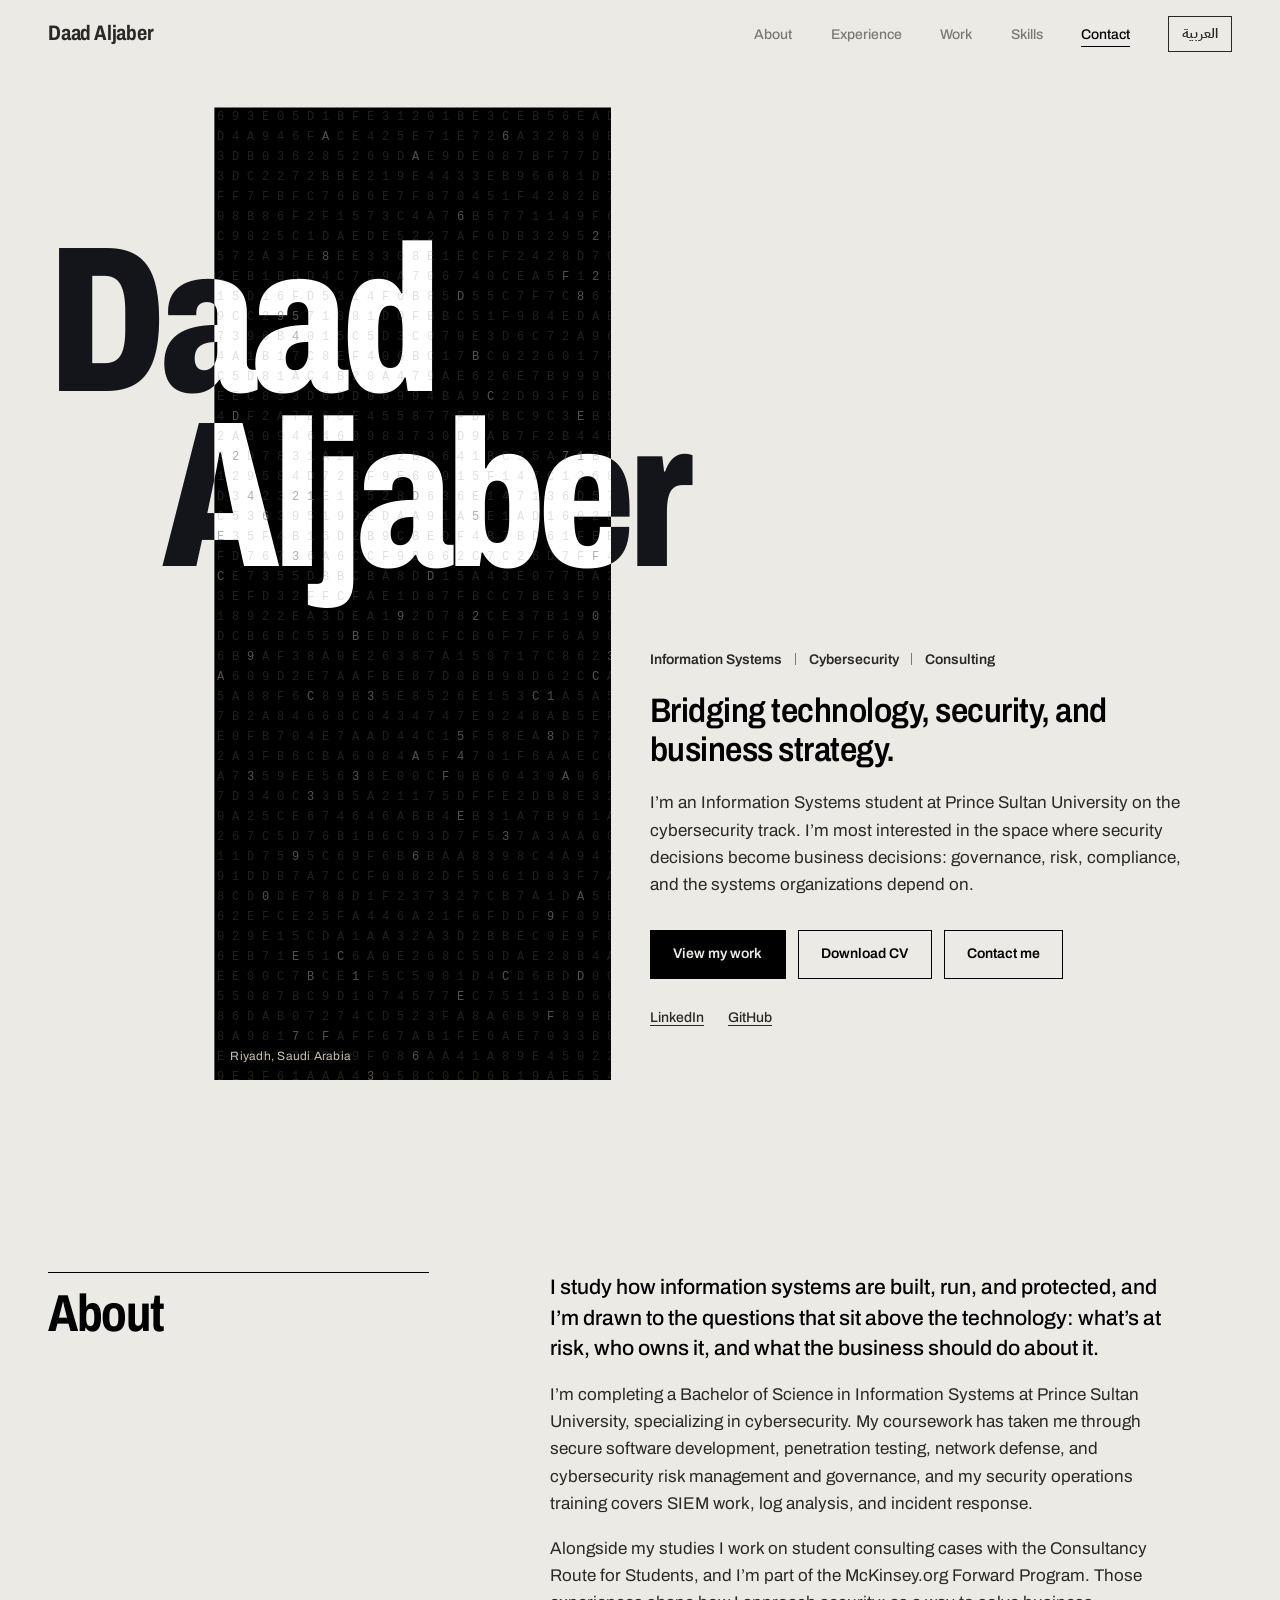
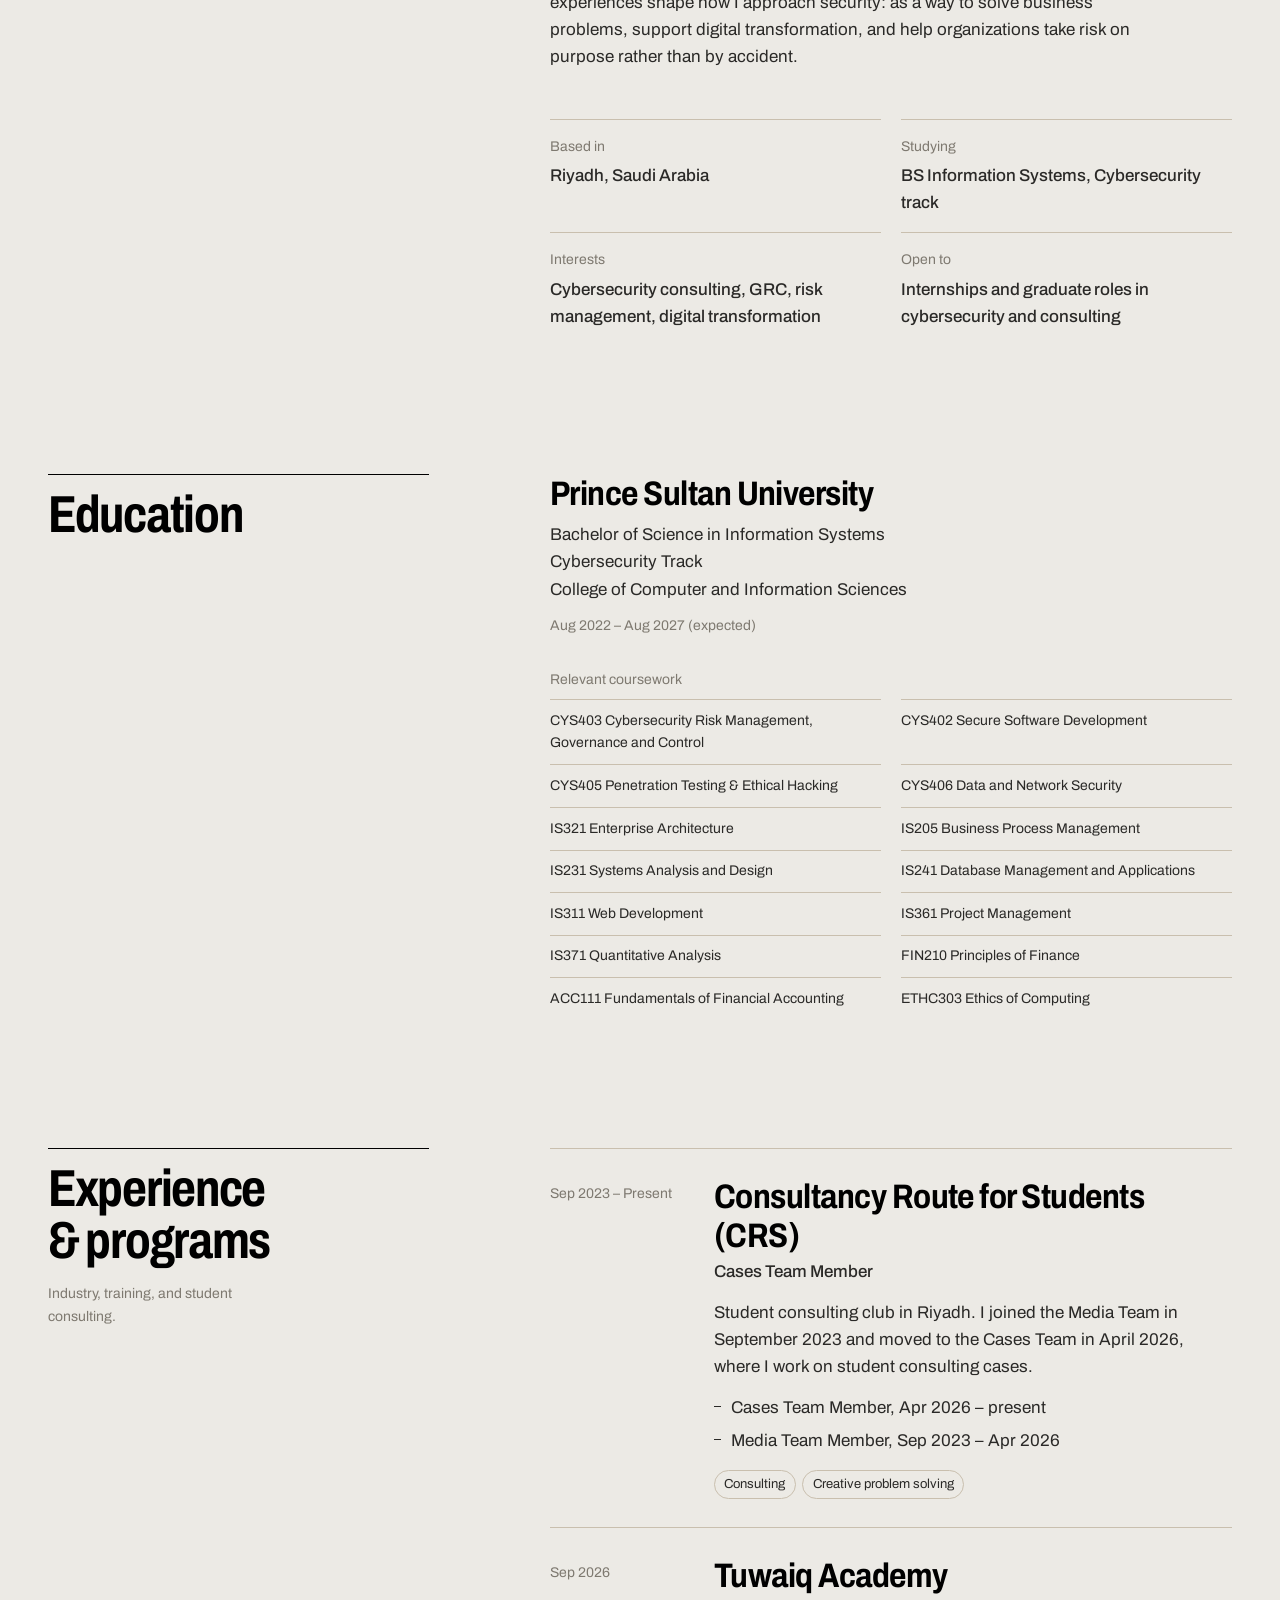
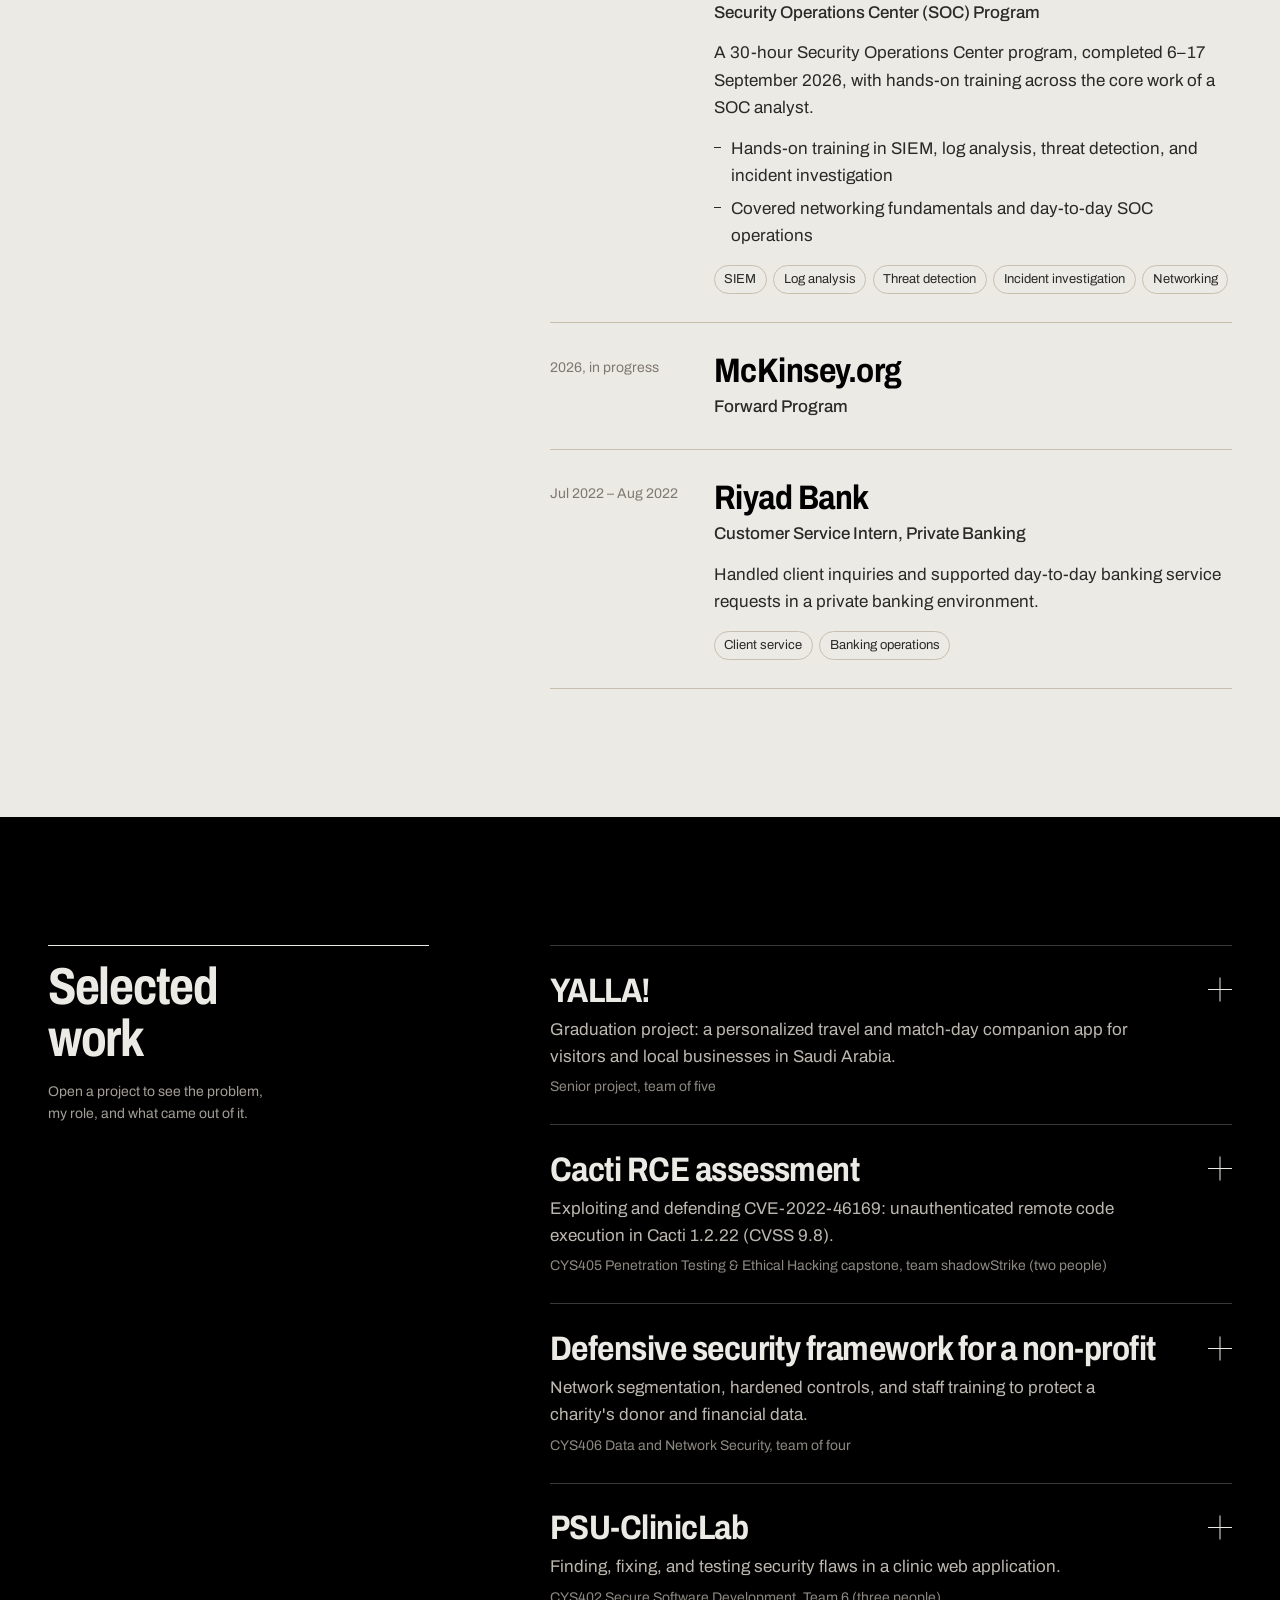
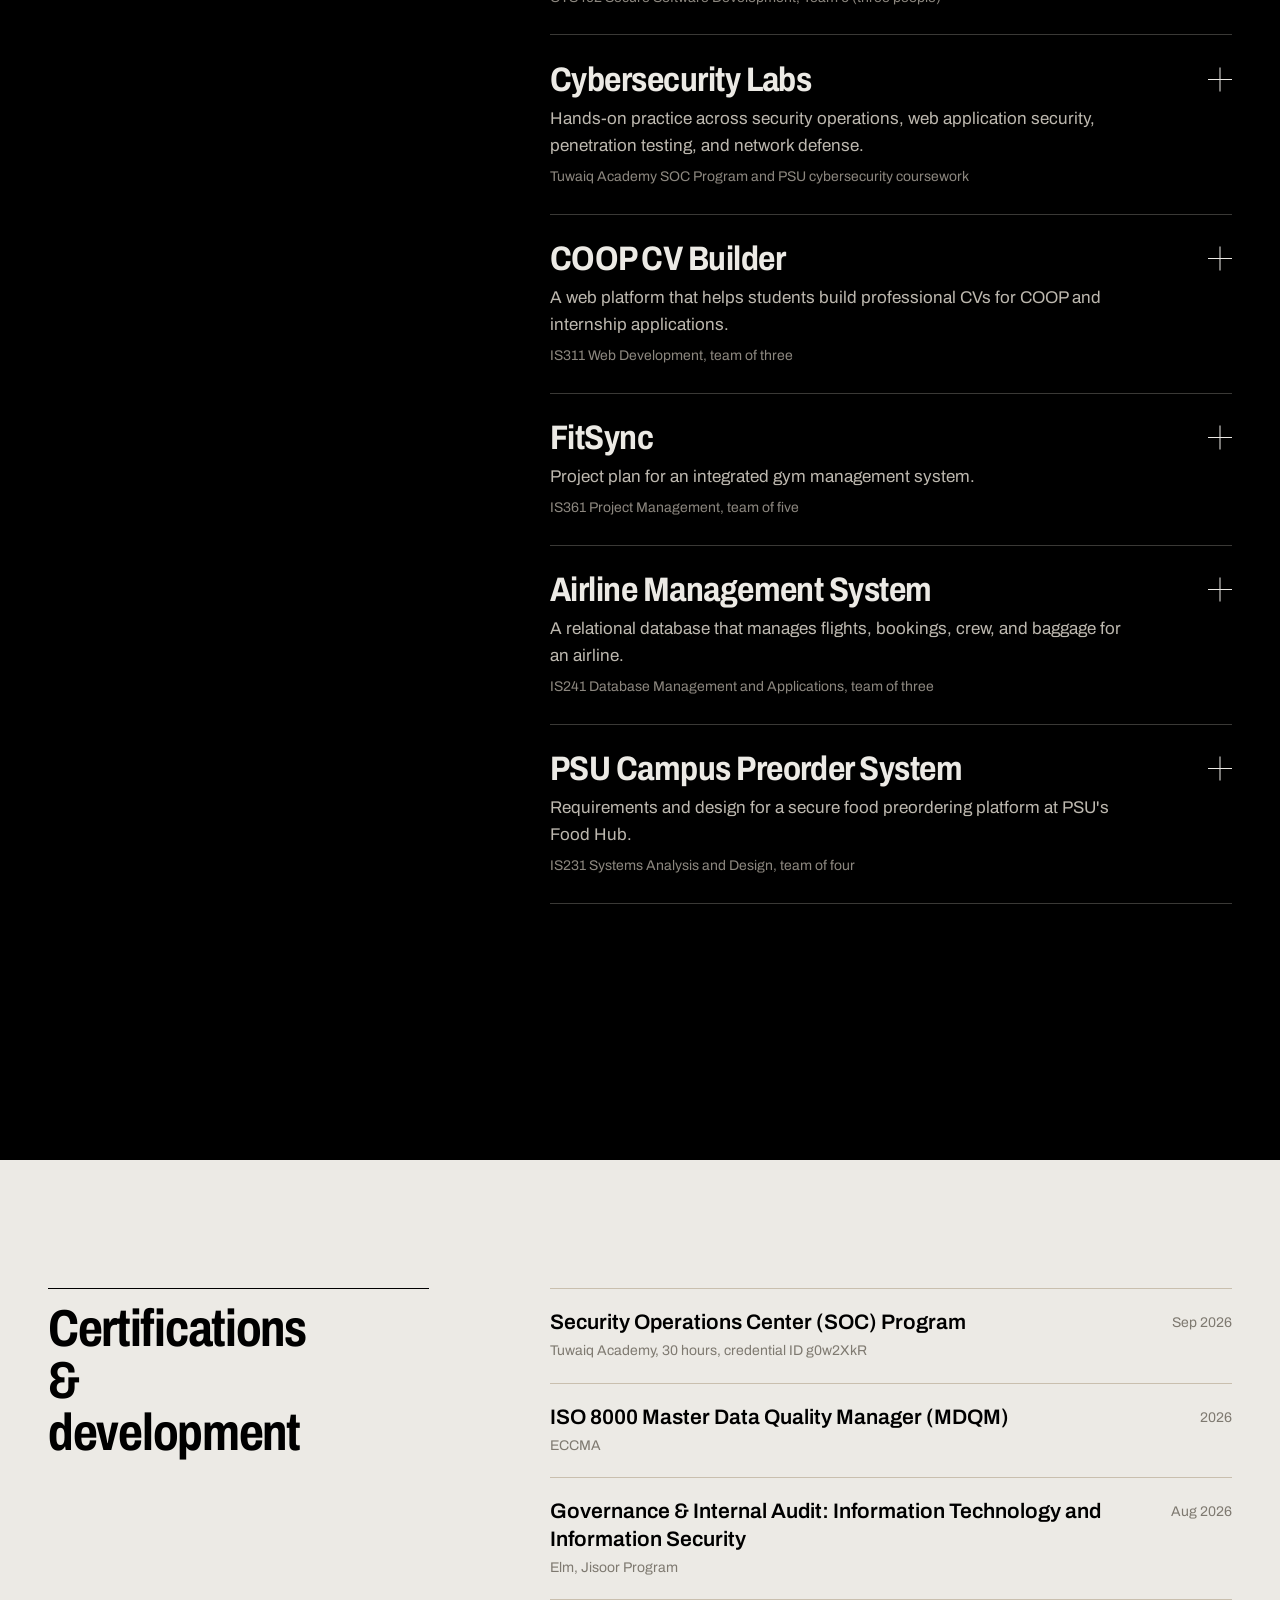
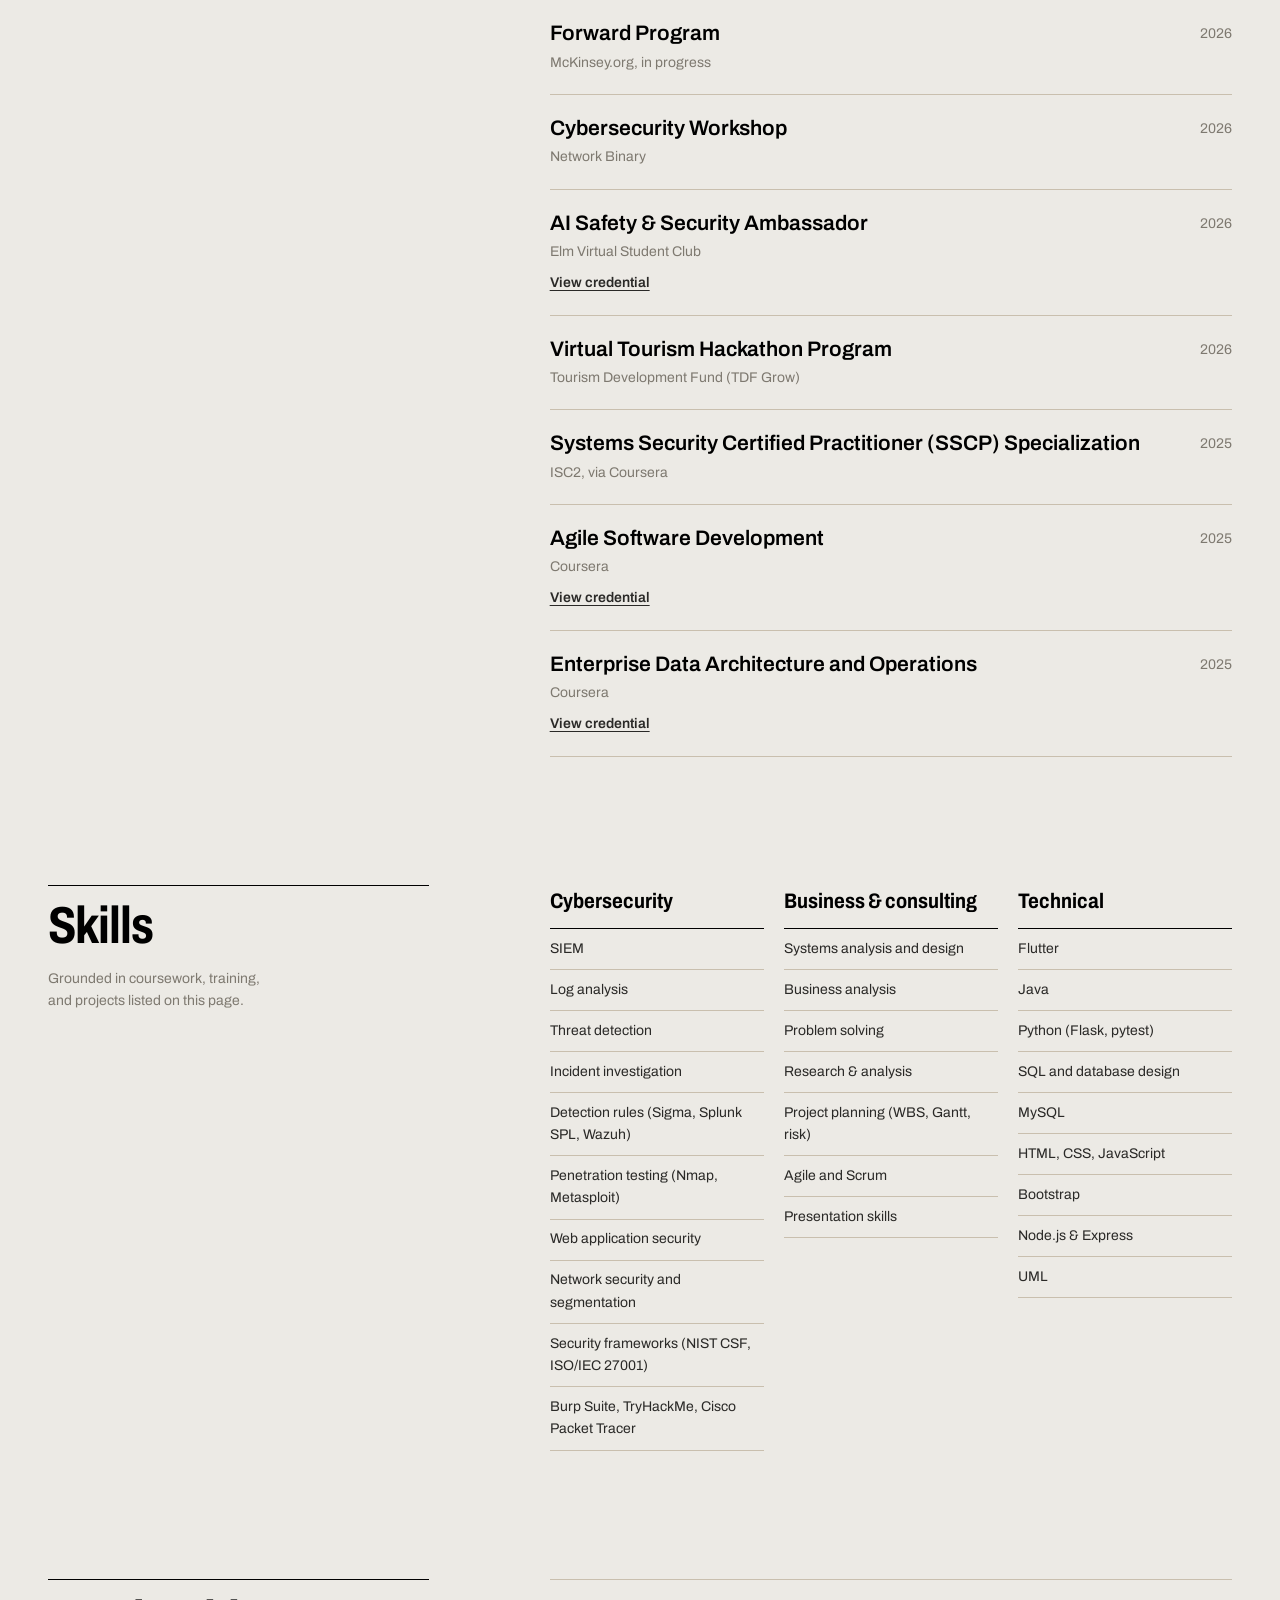
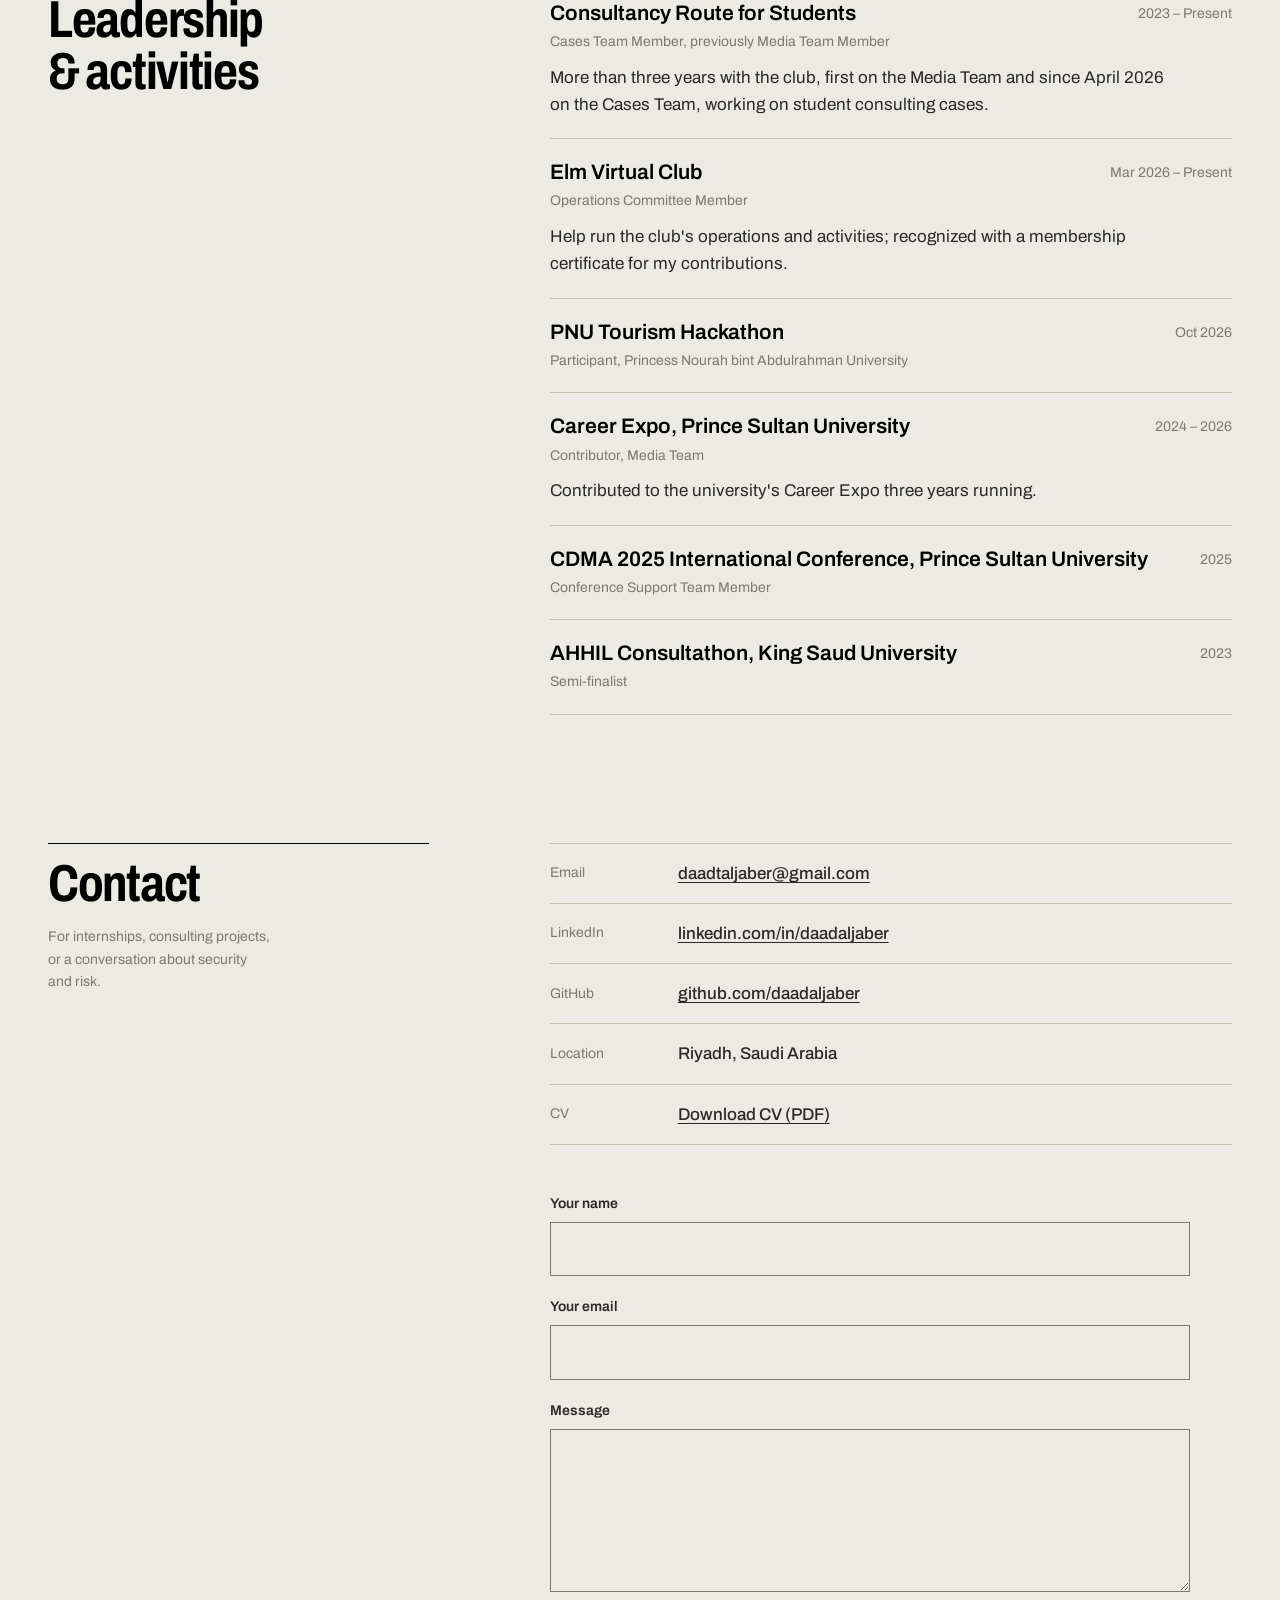
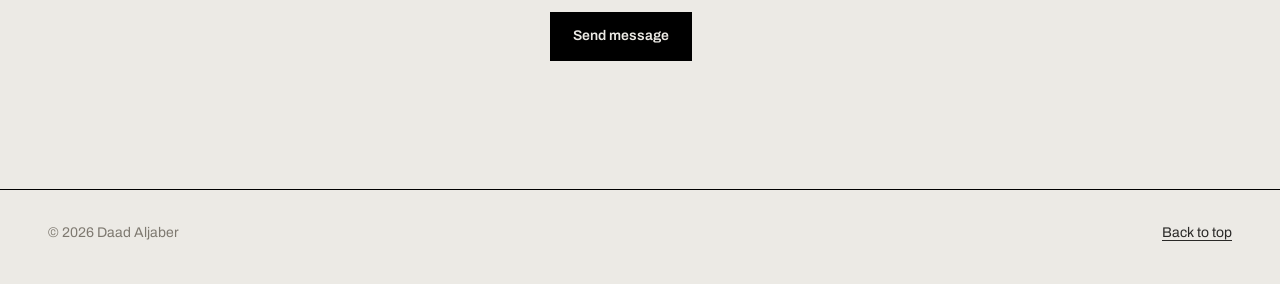
<file: index.html>
<!DOCTYPE html>
<html lang="en" dir="ltr">
<head>
  <meta charset="utf-8">
  <meta name="viewport" content="width=device-width, initial-scale=1">
  <title>Daad Aljaber — Information Systems, Cybersecurity &amp; Consulting</title>
  <meta name="description" content="Daad Aljaber is an Information Systems student at Prince Sultan University specializing in cybersecurity, with a focus on cybersecurity consulting, governance, risk and compliance (GRC), and technology.">
  <meta name="author" content="Daad Aljaber">
  <meta name="theme-color" content="#ECEAE5">
  <link rel="canonical" href="https://daadaljaber.github.io/">

  <!-- Open Graph / social preview -->
  <meta property="og:type" content="website">
  <meta property="og:title" content="Daad Aljaber — Cybersecurity &amp; Consulting">
  <meta property="og:description" content="Bridging technology, security, and business strategy.">
  <meta property="og:url" content="https://daadaljaber.github.io/">
  <meta property="og:image" content="https://daadaljaber.github.io/assets/img/og-image.png">
  <meta property="og:locale" content="en_US">
  <meta property="og:locale:alternate" content="ar_SA">
  <meta name="twitter:card" content="summary_large_image">

  <link rel="icon" href="assets/img/favicon.svg" type="image/svg+xml">

  <link rel="preconnect" href="https://fonts.googleapis.com">
  <link rel="preconnect" href="https://fonts.gstatic.com" crossorigin>
  <link href="https://fonts.googleapis.com/css2?family=Archivo:wdth,wght@62..125,300..900&family=IBM+Plex+Sans+Arabic:wght@400;500;600;700&family=Noto+Kufi+Arabic:wght@500..900&display=swap" rel="stylesheet">

  <link rel="stylesheet" href="assets/css/style.css">

  <script type="application/ld+json">
  {
    "@context": "https://schema.org",
    "@type": "Person",
    "name": "Daad Aljaber",
    "alternateName": "دعد الجابر",
    "url": "https://daadaljaber.github.io/",
    "jobTitle": "Information Systems student, Cybersecurity track",
    "alumniOf": { "@type": "CollegeOrUniversity", "name": "Prince Sultan University" },
    "address": { "@type": "PostalAddress", "addressLocality": "Riyadh", "addressCountry": "SA" },
    "sameAs": ["https://github.com/daadaljaber", "https://www.linkedin.com/in/daadaljaber"]
  }
  </script>

  <!-- Pick the language before the page draws, so Arabic visitors never see a flash of English.
       Order: ?lang= in the address, then the visitor's last choice, then their browser language. -->
  <script>
    (function () {
      var d = document.documentElement, lang = "en";
      try {
        var q = new URLSearchParams(location.search).get("lang");
        var saved = localStorage.getItem("lang");
        if (q === "ar" || q === "en") lang = q;
        else if (saved === "ar" || saved === "en") lang = saved;
        else if ((navigator.language || "").toLowerCase().indexOf("ar") === 0) lang = "ar";
      } catch (e) {}
      d.lang = lang;
      d.dir = lang === "ar" ? "rtl" : "ltr";
      d.classList.add("js");
      if (lang === "ar") {
        d.classList.add("i18n-pending");
        setTimeout(function () { d.classList.remove("i18n-pending"); }, 2000);
      }
    })();
  </script>

  <!-- Content: data.js (experience, projects…) and i18n.js (page text). -->
  <script src="assets/js/data.js" defer></script>
  <script src="assets/js/i18n.js" defer></script>
  <script src="assets/js/main.js" defer></script>
</head>
<body>
  <a class="skip-link" href="#main" data-i18n="skip">Skip to content</a>

  <header class="nav" id="top">
    <div class="nav__inner wrap">
      <a class="nav__brand" href="#top" data-i18n="brand" data-i18n-aria="brand.aria" aria-label="Daad Aljaber, back to top">Daad Aljaber</a>
      <nav class="nav__menu" id="nav-menu" aria-label="Primary">
        <ul>
          <li><a href="#about" data-i18n="nav.about">About</a></li>
          <li><a href="#experience" data-i18n="nav.experience">Experience</a></li>
          <li><a href="#work" data-i18n="nav.work">Work</a></li>
          <li><a href="#skills" data-i18n="nav.skills">Skills</a></li>
          <li><a href="#contact" data-i18n="nav.contact">Contact</a></li>
        </ul>
      </nav>
      <button class="nav__lang" type="button" data-lang-toggle data-i18n="lang.switch" data-i18n-aria="lang.switch.aria" lang="ar" aria-label="اعرض الموقع بالعربية">العربية</button>
      <button class="nav__toggle" type="button" aria-expanded="false" aria-controls="nav-menu">
        <span class="nav__toggle-label" data-i18n="nav.menu">Menu</span>
      </button>
    </div>
  </header>

  <main id="main">
    <!-- HERO -->
    <section class="hero wrap" aria-labelledby="hero-name">
      <div class="hero__block" aria-hidden="true">
        <canvas class="hero__canvas"></canvas>
        <span class="hero__coords" data-i18n="hero.place">Riyadh, Saudi Arabia</span>
      </div>

      <h1 class="hero__name" id="hero-name">
        <span class="hero__line" data-i18n="hero.first">Daad</span>
        <span class="hero__line" data-i18n="hero.last">Aljaber</span>
      </h1>

      <div class="hero__intro">
        <ul class="hero__roles" data-i18n-aria="hero.roles.aria" aria-label="Focus areas">
          <li data-i18n="hero.role1">Information Systems</li>
          <li data-i18n="hero.role2">Cybersecurity</li>
          <li data-i18n="hero.role3">Consulting</li>
        </ul>
        <p class="hero__tagline" data-i18n="hero.tagline">Bridging technology, security, and business strategy.</p>
        <p class="hero__lede" data-i18n="hero.lede">
          I’m an Information Systems student at Prince Sultan University on the cybersecurity track.
          I’m most interested in the space where security decisions become business decisions:
          governance, risk, compliance, and the systems organizations depend on.
        </p>
        <div class="hero__actions">
          <a class="btn btn--solid" href="#work" data-i18n="btn.work">View my work</a>
          <a class="btn btn--line" data-cv-link href="assets/cv/Daad-Aljaber-CV.pdf" download data-i18n="btn.cv">Download CV</a>
          <a class="btn btn--line" href="#contact" data-i18n="btn.contact">Contact me</a>
        </div>
        <ul class="hero__social" data-social></ul>
      </div>
    </section>

    <!-- ABOUT -->
    <section class="section wrap" id="about" aria-labelledby="about-title">
      <header class="section__head">
        <h2 id="about-title" data-i18n="about.title">About</h2>
      </header>
      <div class="section__body about">
        <div class="about__text">
          <p class="about__lead" data-i18n="about.lead">
            I study how information systems are built, run, and protected, and I’m drawn to the questions
            that sit above the technology: what’s at risk, who owns it, and what the business should do about it.
          </p>
          <p data-i18n="about.p1">
            I’m completing a Bachelor of Science in Information Systems at Prince Sultan University, specializing
            in cybersecurity. My coursework has taken me through secure software development, penetration testing,
            network defense, and cybersecurity risk management and governance, and my security operations training
            covers SIEM work, log analysis, and incident response.
          </p>
          <p data-i18n="about.p2">
            Alongside my studies I work on student consulting cases with the Consultancy Route for Students, and I’m
            part of the McKinsey.org Forward Program. Those experiences shape how I approach security: as a way to solve
            business problems, support digital transformation, and help organizations take risk on purpose rather than by accident.
          </p>
        </div>
        <dl class="facts">
          <div><dt data-i18n="fact.based">Based in</dt><dd data-i18n="fact.based.v">Riyadh, Saudi Arabia</dd></div>
          <div><dt data-i18n="fact.study">Studying</dt><dd data-i18n="fact.study.v">BS Information Systems, Cybersecurity track</dd></div>
          <div><dt data-i18n="fact.interests">Interests</dt><dd data-i18n="fact.interests.v">Cybersecurity consulting, GRC, risk management, digital transformation</dd></div>
          <div><dt data-i18n="fact.open">Open to</dt><dd data-i18n="fact.open.v">Internships and graduate roles in cybersecurity and consulting</dd></div>
        </dl>
      </div>
    </section>

    <!-- EDUCATION -->
    <section class="section wrap" id="education" aria-labelledby="education-title">
      <header class="section__head">
        <h2 id="education-title" data-i18n="edu.title">Education</h2>
      </header>
      <div class="section__body" data-render="education"></div>
    </section>

    <!-- EXPERIENCE -->
    <section class="section wrap" id="experience" aria-labelledby="experience-title">
      <header class="section__head">
        <h2 id="experience-title" data-i18n="exp.title">Experience &amp; programs</h2>
        <p data-i18n="exp.desc">Industry, training, and student consulting.</p>
      </header>
      <ol class="section__body timeline" data-render="experience"></ol>
    </section>

    <!-- PROJECTS (dark band) -->
    <section class="band" id="work" aria-labelledby="work-title">
      <div class="section wrap">
        <header class="section__head">
          <h2 id="work-title" data-i18n="work.title">Selected work</h2>
          <p data-i18n="work.desc">Open a project to see the problem, my role, and what came out of it.</p>
        </header>
        <div class="section__body">
          <ul class="projects" data-render="projects"></ul>
        </div>
      </div>
    </section>

    <!-- CERTIFICATIONS -->
    <section class="section wrap" id="certifications" aria-labelledby="cert-title">
      <header class="section__head">
        <h2 id="cert-title" data-i18n="cert.title">Certifications &amp; development</h2>
      </header>
      <ul class="section__body ledger" data-render="certifications"></ul>
    </section>

    <!-- SKILLS -->
    <section class="section wrap" id="skills" aria-labelledby="skills-title">
      <header class="section__head">
        <h2 id="skills-title" data-i18n="skills.title">Skills</h2>
        <p data-i18n="skills.desc">Grounded in coursework, training, and projects listed on this page.</p>
      </header>
      <div class="section__body skills" data-render="skills"></div>
    </section>

    <!-- LEADERSHIP -->
    <section class="section wrap" id="leadership" aria-labelledby="leadership-title">
      <header class="section__head">
        <h2 id="leadership-title" data-i18n="lead.title">Leadership &amp; activities</h2>
      </header>
      <ul class="section__body ledger" data-render="leadership"></ul>
    </section>

    <!-- CONTACT -->
    <section class="section section--contact wrap" id="contact" aria-labelledby="contact-title">
      <header class="section__head">
        <h2 id="contact-title" data-i18n="contact.title">Contact</h2>
        <p data-i18n="contact.desc">For internships, consulting projects, or a conversation about security and risk.</p>
      </header>
      <div class="section__body contact">
        <dl class="contact__list" data-contact></dl>

        <form class="form" id="contact-form" novalidate>
          <div class="form__row">
            <label for="cf-name" data-i18n="form.name">Your name</label>
            <input id="cf-name" name="name" type="text" autocomplete="name" required>
          </div>
          <div class="form__row">
            <label for="cf-email" data-i18n="form.email">Your email</label>
            <input id="cf-email" name="email" type="email" autocomplete="email" dir="ltr" required>
          </div>
          <div class="form__row">
            <label for="cf-message" data-i18n="form.message">Message</label>
            <textarea id="cf-message" name="message" rows="5" dir="auto" required></textarea>
          </div>
          <div class="form__foot">
            <button class="btn btn--solid" type="submit" data-i18n="form.send">Send message</button>
            <p class="form__status" role="status" aria-live="polite"></p>
          </div>
        </form>
      </div>
    </section>
  </main>

  <footer class="footer wrap">
    <p>© <span data-year></span> <span data-i18n="footer.name">Daad Aljaber</span></p>
    <a href="#top" data-i18n="footer.top">Back to top</a>
  </footer>

  <noscript>
    <p class="noscript wrap">Some sections of this site are loaded with JavaScript. Please enable it to see experience, projects, and skills.</p>
  </noscript>
</body>
</html>
</file>
<file: assets/css/style.css>
/* ==========================================================================
   Daad Aljaber — portfolio styles
   Design tokens first; everything else reads from them.
   ========================================================================== */

:root {
  /* Colour */
  --paper:    #ECEAE5;   /* off-white page */
  --paper-2:  #E3DFD7;   /* beige-tinted surface */
  --beige:    #C9BFAE;   /* subtle beige: rules, hex field */
  --stone:    #7E7970;   /* secondary text on paper */
  --charcoal: #2A2927;   /* body text */
  --black:    #000000;   /* blocks, primary buttons */

  /* Type */
  --font: "Archivo", "Helvetica Neue", Arial, sans-serif;
  --font-ar: "IBM Plex Sans Arabic", "Archivo", Tahoma, sans-serif;
  --font-ar-display: "Noto Kufi Arabic", "IBM Plex Sans Arabic", Tahoma, sans-serif;
  --mono: ui-monospace, "SFMono-Regular", Menlo, Consolas, monospace;
  --step--1: 0.875rem;
  --step-0:  1.0625rem;
  --step-1:  1.3125rem;
  --step-2:  clamp(1.5rem, 1.1rem + 1.4vw, 2.125rem);
  --step-3:  clamp(2rem, 1.3rem + 2.6vw, 3.25rem);
  --step-name: clamp(4.25rem, 1rem + 15vw, 14rem);

  /* Layout */
  --wrap: 1280px;
  --gutter: clamp(1.25rem, 4vw, 3rem);
  --nav-h: 4.25rem;
  --section-space: clamp(5rem, 10vw, 9rem);

  --ease: cubic-bezier(.2, .7, .1, 1);
}

/* ---------- Base ---------- */
*, *::before, *::after { box-sizing: border-box; }

html {
  scroll-behavior: smooth;
  scroll-padding-top: var(--nav-h);
  -webkit-text-size-adjust: 100%;
}

body {
  margin: 0;
  background: var(--paper);
  color: var(--charcoal);
  font-family: var(--font);
  font-size: var(--step-0);
  line-height: 1.6;
  font-variation-settings: "wdth" 100;
  -webkit-font-smoothing: antialiased;
  text-rendering: optimizeLegibility;
}

h1, h2, h3, h4, p, ul, ol, dl, dd, figure { margin: 0; }
ul, ol { padding: 0; list-style: none; }
img { display: block; max-width: 100%; height: auto; }
a { color: inherit; text-decoration-thickness: 1px; text-underline-offset: .2em; }
button, input, textarea { font: inherit; color: inherit; }

::selection { background: var(--black); color: var(--paper); }

:focus-visible {
  outline: 2px solid currentColor;
  outline-offset: 3px;
}

.wrap {
  width: 100%;
  max-width: var(--wrap);
  margin-inline: auto;
  padding-inline: var(--gutter);
}

.skip-link {
  position: absolute;
  inset-inline-start: var(--gutter);
  top: -3rem;
  z-index: 100;
  padding: .5rem .875rem;
  background: var(--black);
  color: var(--paper);
  text-decoration: none;
}
.skip-link:focus { top: .75rem; }

/* ---------- Navigation ---------- */
.nav {
  position: sticky;
  top: 0;
  z-index: 50;
  background: color-mix(in srgb, var(--paper) 88%, transparent);
  backdrop-filter: blur(10px);
  -webkit-backdrop-filter: blur(10px);
  border-bottom: 1px solid transparent;
  transition: border-color .3s;
}
.nav.is-scrolled { border-bottom-color: var(--beige); }

.nav__inner {
  height: var(--nav-h);
  display: flex;
  align-items: center;
  justify-content: space-between;
}

.nav__brand {
  font-weight: 700;
  font-variation-settings: "wdth" 80;
  letter-spacing: -.01em;
  text-decoration: none;
  font-size: var(--step-1);
}

.nav__menu { margin-inline-start: auto; }
.nav__menu ul { display: flex; gap: clamp(1.25rem, 3vw, 2.5rem); }

.nav__lang {
  margin-inline-start: clamp(1.25rem, 3vw, 2.5rem);
  padding: .35rem .8rem;
  background: none;
  border: 1px solid var(--charcoal);
  font-size: var(--step--1);
  font-weight: 600;
  cursor: pointer;
  transition: background-color .2s, color .2s;
}
.nav__lang:hover { background: var(--black); color: var(--paper); }
.nav__lang[lang="ar"] { font-family: var(--font-ar); }
.nav__lang[lang="en"] { font-family: var(--font); }
.nav__menu a {
  text-decoration: none;
  font-size: var(--step--1);
  font-weight: 500;
  color: var(--stone);
  transition: color .2s;
  padding-block: .25rem;
  border-bottom: 1px solid transparent;
}
.nav__menu a:hover,
.nav__menu a[aria-current="true"] { color: var(--black); border-bottom-color: var(--black); }

.nav__toggle {
  display: none;
  background: none;
  border: 1px solid var(--charcoal);
  padding: .4rem .9rem;
  font-size: var(--step--1);
  font-weight: 600;
  cursor: pointer;
}

@media (max-width: 760px) {
  .nav__toggle { display: inline-block; margin-inline-start: .6rem; }
  .nav__lang { margin-inline-start: auto; }
  .nav__menu {
    position: absolute;
    inset: var(--nav-h) 0 auto 0;
    background: var(--paper);
    border-bottom: 1px solid var(--beige);
    display: none;
  }
  .nav__menu.is-open { display: block; }
  .nav__menu ul {
    flex-direction: column;
    gap: 0;
    padding: .5rem var(--gutter) 1.25rem;
  }
  .nav__menu a {
    display: block;
    padding-block: .8rem;
    font-size: var(--step-1);
    color: var(--charcoal);
    border-bottom: 1px solid var(--paper-2);
  }
}

/* ---------- Buttons ---------- */
.btn {
  display: inline-flex;
  align-items: center;
  justify-content: center;
  min-height: 3rem;
  padding: .75rem 1.4rem;
  font-size: var(--step--1);
  font-weight: 600;
  text-decoration: none;
  border: 1px solid var(--black);
  cursor: pointer;
  transition: background-color .2s, color .2s;
}
.btn--solid { background: var(--black); color: var(--paper); }
.btn--solid:hover { background: var(--charcoal); }
.btn--line { background: transparent; color: var(--black); }
.btn--line:hover { background: var(--black); color: var(--paper); }

/* ==========================================================================
   Hero — the one bold moment: a black field of shifting bytes
   that the name crosses, inverting where it overlaps.
   ========================================================================== */
.hero {
  position: relative;
  isolation: isolate;
  background: var(--paper);    /* gives the blend mode a backdrop inside the isolated group */
  display: grid;
  grid-template-columns: repeat(12, minmax(0, 1fr));
  column-gap: 1.25rem;
  padding-top: clamp(2.5rem, 7vw, 6rem);
  padding-bottom: clamp(4rem, 9vw, 8rem);
  min-height: calc(100svh - var(--nav-h));
  align-content: start;
}

.hero__block {
  position: absolute;
  z-index: 0;
  top: clamp(1rem, 3vw, 2.5rem);
  bottom: clamp(2rem, 5vw, 4rem);
  inset-inline-start: calc(var(--gutter) + 13%);
  width: 31%;
  background: var(--black);
  overflow: hidden;
}

.hero__canvas { display: block; width: 100%; height: 100%; }

.hero__coords {
  position: absolute;
  inset-inline-start: 1rem;
  bottom: .85rem;
  font-size: .75rem;
  color: var(--beige);
  letter-spacing: .02em;
}

.hero__name {
  grid-column: 1 / -1;
  position: relative;
  z-index: 1;
  color: #fff;
  mix-blend-mode: difference;   /* black on paper, white on the block */
  font-size: var(--step-name);
  font-weight: 800;
  font-variation-settings: "wdth" 72;
  line-height: .84;
  letter-spacing: -.035em;
  margin-top: clamp(2rem, 6vw, 5rem);
}
.hero__line { display: block; }
.hero__line + .hero__line { padding-inline-start: .55em; }

.hero__intro {
  grid-column: 7 / -1;
  position: relative;
  z-index: 1;
  margin-top: clamp(2.5rem, 5vw, 4rem);
  max-width: 34rem;
}

.hero__roles {
  display: flex;
  flex-wrap: wrap;
  font-size: var(--step--1);
  font-weight: 600;
  color: var(--charcoal);
}
.hero__roles li + li::before {
  content: "";
  display: inline-block;
  width: 1px;
  height: .9em;
  margin-inline: .8rem;
  background: var(--stone);
  vertical-align: -.1em;
}

.hero__tagline {
  margin-top: 1.25rem;
  font-size: var(--step-2);
  font-weight: 600;
  font-variation-settings: "wdth" 88;
  line-height: 1.15;
  letter-spacing: -.015em;
  color: var(--black);
}

.hero__lede {
  margin-top: 1.25rem;
  color: var(--charcoal);
  max-width: 62ch;
}

.hero__actions {
  display: flex;
  flex-wrap: wrap;
  gap: .75rem;
  margin-top: 2rem;
}

.hero__social {
  display: flex;
  gap: 1.5rem;
  margin-top: 1.75rem;
  font-size: var(--step--1);
  font-weight: 500;
}

/* Load sequence — runs once */
@media (prefers-reduced-motion: no-preference) {
  .js .hero__line { opacity: 0; transform: translateY(.18em); }
  .js .hero__block { clip-path: inset(0 0 100% 0); }
  .js .hero__intro { opacity: 0; }
  .js.is-loaded .hero__block { clip-path: inset(0); transition: clip-path 1.1s var(--ease); }
  .js.is-loaded .hero__line { opacity: 1; transform: none; transition: opacity .9s var(--ease) .35s, transform .9s var(--ease) .35s; }
  .js.is-loaded .hero__line + .hero__line { transition-delay: .5s; }
  .js.is-loaded .hero__intro { opacity: 1; transition: opacity .9s ease .9s; }
}

@media (max-width: 900px) {
  .hero__intro { grid-column: 5 / -1; }
  .hero__block { width: 36%; inset-inline-start: calc(var(--gutter) + 10%); }
}

@media (max-width: 640px) {
  .hero { min-height: auto; }
  .hero__block {
    inset-inline-start: auto;
    inset-inline-end: var(--gutter);
    width: 58%;
    top: 1rem;
    bottom: auto;
    height: calc(var(--step-name) * 2.1);
  }
  .hero__intro { grid-column: 1 / -1; margin-top: 3rem; }
  .hero__line + .hero__line { padding-inline-start: 0; }
  .hero__coords { display: none; }
  .hero__roles li + li::before { margin-inline: .55rem; }
  .hero__roles { font-size: .8125rem; }
}

/* ==========================================================================
   Sections — title column on the left (sticky on desktop), content right
   ========================================================================== */
.section {
  display: grid;
  grid-template-columns: repeat(12, minmax(0, 1fr));
  column-gap: 1.25rem;
  row-gap: 2rem;
  padding-block: var(--section-space) 0;
}
.section:last-of-type { padding-bottom: var(--section-space); }

.section__head {
  grid-column: 1 / span 4;
  align-self: start;
  position: sticky;
  top: calc(var(--nav-h) + 1.5rem);
  padding-top: .9rem;
  border-top: 1px solid var(--black);
}
.section__head h2 {
  font-size: var(--step-3);
  font-weight: 700;
  font-variation-settings: "wdth" 78;
  line-height: 1;
  letter-spacing: -.025em;
  color: var(--black);
  max-width: 10ch;
}
.section__head p {
  margin-top: 1rem;
  color: var(--stone);
  font-size: var(--step--1);
  max-width: 28ch;
}

.section__body {
  grid-column: 6 / -1;
  min-width: 0;
}

@media (max-width: 900px) {
  .section__head, .section__body { grid-column: 1 / -1; }
  .section__head { position: static; }
  .section__head h2 { max-width: none; }
}

/* ---------- About ---------- */
.about__text p + p { margin-top: 1.1rem; }
.about__text { max-width: 62ch; }
.about__lead {
  font-size: var(--step-1);
  line-height: 1.45;
  color: var(--black);
  font-weight: 500;
}

.facts {
  margin-top: 3rem;
  display: grid;
  grid-template-columns: repeat(2, minmax(0, 1fr));
  gap: 0 1.25rem;
}
.facts > div { padding-block: 1rem; border-top: 1px solid var(--beige); }
.facts dt { font-size: var(--step--1); color: var(--stone); }
.facts dd { margin-top: .25rem; font-weight: 500; }

@media (max-width: 560px) { .facts { grid-template-columns: 1fr; } }

/* ---------- Education ---------- */
.edu__school {
  font-size: var(--step-2);
  font-weight: 700;
  font-variation-settings: "wdth" 85;
  line-height: 1.15;
  letter-spacing: -.015em;
  color: var(--black);
}
.edu__meta { margin-top: .5rem; color: var(--charcoal); }
.edu__meta span { display: block; }
.edu__dates { margin-top: .75rem; font-size: var(--step--1); color: var(--stone); }
.edu__course-title { margin-top: 2rem; font-size: var(--step--1); color: var(--stone); }
.edu__courses {
  margin-top: .5rem;
  display: grid;
  grid-template-columns: repeat(2, minmax(0, 1fr));
  gap: 0 1.25rem;
}
.edu__courses li { padding-block: .6rem; border-top: 1px solid var(--beige); font-size: var(--step--1); }
.edu + .edu { margin-top: 3rem; }
@media (max-width: 560px) { .edu__courses { grid-template-columns: 1fr; } }

/* ---------- Experience timeline ---------- */
.timeline > li {
  display: grid;
  grid-template-columns: 9rem minmax(0, 1fr);
  gap: 1.25rem;
  padding-block: 1.75rem;
  border-top: 1px solid var(--beige);
}
.timeline > li:last-child { border-bottom: 1px solid var(--beige); }
.timeline__dates { font-size: var(--step--1); color: var(--stone); padding-top: .35rem; }
.timeline__org {
  font-size: var(--step-2);
  font-weight: 700;
  font-variation-settings: "wdth" 85;
  line-height: 1.15;
  letter-spacing: -.015em;
  color: var(--black);
}
.timeline__role { margin-top: .2rem; font-weight: 500; }
.timeline__desc { margin-top: .85rem; max-width: 62ch; }
.timeline__list { margin-top: .85rem; }
.timeline__list li { position: relative; padding-inline-start: 1.1rem; max-width: 62ch; }
.timeline__list li + li { margin-top: .35rem; }
.timeline__list li::before {
  content: "";
  position: absolute;
  inset-inline-start: 0; top: .72em;
  width: .45rem; height: 1px;
  background: var(--charcoal);
}

@media (max-width: 560px) {
  .timeline > li { grid-template-columns: 1fr; gap: .25rem; }
  .timeline__dates { padding-top: 0; order: -1; }
}

/* Skill tags (shared) */
.tags { display: flex; flex-wrap: wrap; gap: .4rem; margin-top: 1rem; }
.tags li {
  font-size: .8125rem;
  padding: .2rem .6rem;
  border: 1px solid var(--beige);
  color: var(--charcoal);
  border-radius: 2rem;
}

/* ==========================================================================
   Projects — dark band, expandable rows
   ========================================================================== */
.band {
  background: var(--black);
  color: var(--paper);
  margin-top: var(--section-space);
  padding-bottom: var(--section-space);
}
.band .section { padding-top: var(--section-space); }
.band .section__head { border-top-color: var(--paper); }
.band .section__head h2 { color: var(--paper); }
.band .section__head p { color: #A39E95; }
.band .tags li { border-color: #4A4844; color: #D8D4CC; }
.band :focus-visible { outline-color: var(--paper); }

.projects > li { border-top: 1px solid #3A3936; }
.projects > li:last-child { border-bottom: 1px solid #3A3936; }

.project__toggle {
  width: 100%;
  display: grid;
  grid-template-columns: minmax(0, 1fr) auto;
  gap: 1.5rem;
  align-items: start;
  padding: 1.6rem 0;
  background: none;
  border: 0;
  text-align: start;
  cursor: pointer;
  color: var(--paper);
}
.project__title {
  display: block;
  font-size: var(--step-2);
  font-weight: 700;
  font-variation-settings: "wdth" 85;
  line-height: 1.1;
  letter-spacing: -.015em;
}
.project__summary { display: block; margin-top: .4rem; color: #BDB8AF; max-width: 58ch; }
.project__context { display: block; margin-top: .4rem; font-size: var(--step--1); color: #8C877F; }

/* plus / minus indicator drawn with two lines */
.project__icon {
  position: relative;
  width: 1.5rem; height: 1.5rem;
  margin-top: .35rem;
  flex: none;
}
.project__icon::before,
.project__icon::after {
  content: "";
  position: absolute;
  left: 0; right: 0; top: 50%;
  height: 1px;
  background: currentColor;
  transition: transform .35s var(--ease);
}
.project__icon::after { transform: rotate(90deg); }
.project__toggle[aria-expanded="true"] .project__icon::after { transform: rotate(0deg); }

.project__toggle:hover .project__title { text-decoration: underline; text-decoration-thickness: 1px; text-underline-offset: .15em; }

/* Expanding panel: animate grid row from 0fr to 1fr */
.project__panel {
  display: grid;
  grid-template-rows: 0fr;
  transition: grid-template-rows .45s var(--ease);
}
.project__panel[data-open="true"] { grid-template-rows: 1fr; }
.project__panel > .project__inner { overflow: hidden; min-height: 0; }
.project__panel:not([data-open="true"]) .project__inner { visibility: hidden; transition: visibility 0s .45s; }

.project__grid {
  display: grid;
  grid-template-columns: minmax(0, 5fr) minmax(0, 6fr);
  gap: 2rem;
  padding-bottom: 2.25rem;
}
.project__figure { background: #1A1917; aspect-ratio: 4 / 3; overflow: hidden; }
.project__figure img { width: 100%; height: 100%; object-fit: cover; }

.project__details > div + div { margin-top: 1.25rem; }
.project__details dt { font-size: var(--step--1); color: #8C877F; }
.project__details dd { margin-top: .3rem; color: #E5E1DA; max-width: 60ch; }
.project__details ul:not(.tags) li { position: relative; padding-inline-start: 1.1rem; }
.project__details ul:not(.tags) li + li { margin-top: .3rem; }
.project__details ul:not(.tags) li::before {
  content: "";
  position: absolute;
  inset-inline-start: 0; top: .72em;
  width: .45rem; height: 1px;
  background: #8C877F;
}
.project__details .tags { margin-top: .4rem; }
.project__link { display: inline-block; margin-top: 1.5rem; font-weight: 600; color: var(--paper); }

@media (max-width: 760px) {
  .project__grid { grid-template-columns: 1fr; }
}

@media (prefers-reduced-motion: reduce) {
  .project__panel, .project__icon::before, .project__icon::after { transition: none; }
  html { scroll-behavior: auto; }
}

/* ---------- Ledger (certifications, leadership) ---------- */
.ledger > li {
  display: grid;
  grid-template-columns: minmax(0, 1fr) auto;
  gap: .25rem 1.5rem;
  padding-block: 1.25rem;
  border-top: 1px solid var(--beige);
}
.ledger > li:last-child { border-bottom: 1px solid var(--beige); }
.ledger__name { font-weight: 600; color: var(--black); font-size: var(--step-1); line-height: 1.3; }
.ledger__sub { grid-column: 1; color: var(--stone); font-size: var(--step--1); }
.ledger__date { grid-column: 2; grid-row: 1; font-size: var(--step--1); color: var(--stone); padding-top: .2rem; }
.ledger__desc { grid-column: 1 / -1; margin-top: .4rem; max-width: 62ch; }
.ledger__link { grid-column: 1 / -1; font-size: var(--step--1); font-weight: 600; margin-top: .3rem; }

/* ---------- Skills ---------- */
.skills {
  display: grid;
  grid-template-columns: repeat(3, minmax(0, 1fr));
  gap: 2rem 1.25rem;
}
.skills__group h3 {
  font-size: var(--step-1);
  font-weight: 700;
  font-variation-settings: "wdth" 85;
  color: var(--black);
  padding-bottom: .6rem;
  border-bottom: 1px solid var(--black);
}
.skills__group li { padding-block: .55rem; border-bottom: 1px solid var(--beige); font-size: var(--step--1); }

@media (max-width: 760px) { .skills { grid-template-columns: 1fr; } }

/* ---------- Contact ---------- */
.contact { display: grid; gap: 3rem; }
.contact__list > div {
  display: grid;
  grid-template-columns: 7rem minmax(0, 1fr);
  gap: 1rem;
  padding-block: 1rem;
  border-top: 1px solid var(--beige);
}
.contact__list > div:last-child { border-bottom: 1px solid var(--beige); }
.contact__list dt { color: var(--stone); font-size: var(--step--1); padding-top: .15rem; }
.contact__list dd { font-weight: 500; overflow-wrap: anywhere; }

.form { display: grid; gap: 1.25rem; max-width: 40rem; }
.form__row { display: grid; gap: .4rem; }
.form label { font-size: var(--step--1); font-weight: 600; }
.form input,
.form textarea {
  width: 100%;
  padding: .8rem .9rem;
  background: transparent;
  border: 1px solid var(--stone);
  border-radius: 0;
  transition: border-color .2s, background-color .2s;
}
.form textarea { resize: vertical; min-height: 8rem; }
.form input:focus,
.form textarea:focus { outline: none; border-color: var(--black); background: #F4F2EE; box-shadow: 0 0 0 1px var(--black); }
.form [aria-invalid="true"] { border-color: #8E2B20; }
.form__foot { display: flex; flex-wrap: wrap; align-items: center; gap: 1rem 1.5rem; }
.form__status { font-size: var(--step--1); color: var(--charcoal); }
.form__status.is-error { color: #8E2B20; }

/* ---------- Footer ---------- */
.footer {
  display: flex;
  justify-content: space-between;
  gap: 1rem;
  padding-block: 2rem 2.5rem;
  border-top: 1px solid var(--black);
  font-size: var(--step--1);
  color: var(--stone);
}
.footer a { color: var(--charcoal); }

.noscript { padding-block: 2rem; color: var(--stone); }

/* ---------- 404 ---------- */
.notfound {
  min-height: 70vh;
  display: grid;
  align-content: center;
  gap: 1.5rem;
}
.notfound h1 {
  font-size: var(--step-name);
  font-weight: 800;
  font-variation-settings: "wdth" 72;
  line-height: .85;
  letter-spacing: -.035em;
  color: var(--black);
}

/* ---------- Print ---------- */
@media print {
  .nav, .hero__block, .hero__actions, .form, .footer a { display: none !important; }
  .band { background: none; color: #000; }
  .project__panel { grid-template-rows: 1fr !important; }
  .project__inner { visibility: visible !important; }
}

/* ==========================================================================
   Arabic (right to left)
   Layout mirrors automatically through logical properties above; this block
   swaps in Arabic typefaces and relaxes settings that only suit Latin type.
   ========================================================================== */
html.i18n-pending body { visibility: hidden; }

html[lang="ar"] body {
  font-family: var(--font-ar);
  line-height: 1.85;
}
html[lang="ar"] .hero__name,
html[lang="ar"] .section__head h2,
html[lang="ar"] .hero__tagline,
html[lang="ar"] .nav__brand,
html[lang="ar"] .edu__school,
html[lang="ar"] .timeline__org,
html[lang="ar"] .project__title,
html[lang="ar"] .skills__group h3,
html[lang="ar"] .notfound h1 {
  font-family: var(--font-ar-display);
  letter-spacing: 0;           /* tracking breaks the joins between Arabic letters */
}
html[lang="ar"] .hero__name {
  font-size: calc(var(--step-name) * .82);
  font-weight: 800;
  line-height: 1.12;
}
html[lang="ar"] .hero__line + .hero__line { padding-inline-start: .35em; }
html[lang="ar"] .section__head h2 { line-height: 1.35; font-weight: 700; }
html[lang="ar"] .hero__tagline { line-height: 1.55; font-weight: 700; }
html[lang="ar"] .edu__school,
html[lang="ar"] .timeline__org,
html[lang="ar"] .project__title { line-height: 1.5; font-weight: 700; }
html[lang="ar"] .ledger__name { line-height: 1.6; }
html[lang="ar"] .about__lead { line-height: 1.75; }
html[lang="ar"] .hero__coords { letter-spacing: 0; }
html[lang="ar"] .section__head h2 { max-width: none; }
/* Latin names and handles keep their own font and direction inside Arabic text */
html[lang="ar"] [lang="en"] { font-family: var(--font); }
</file>
